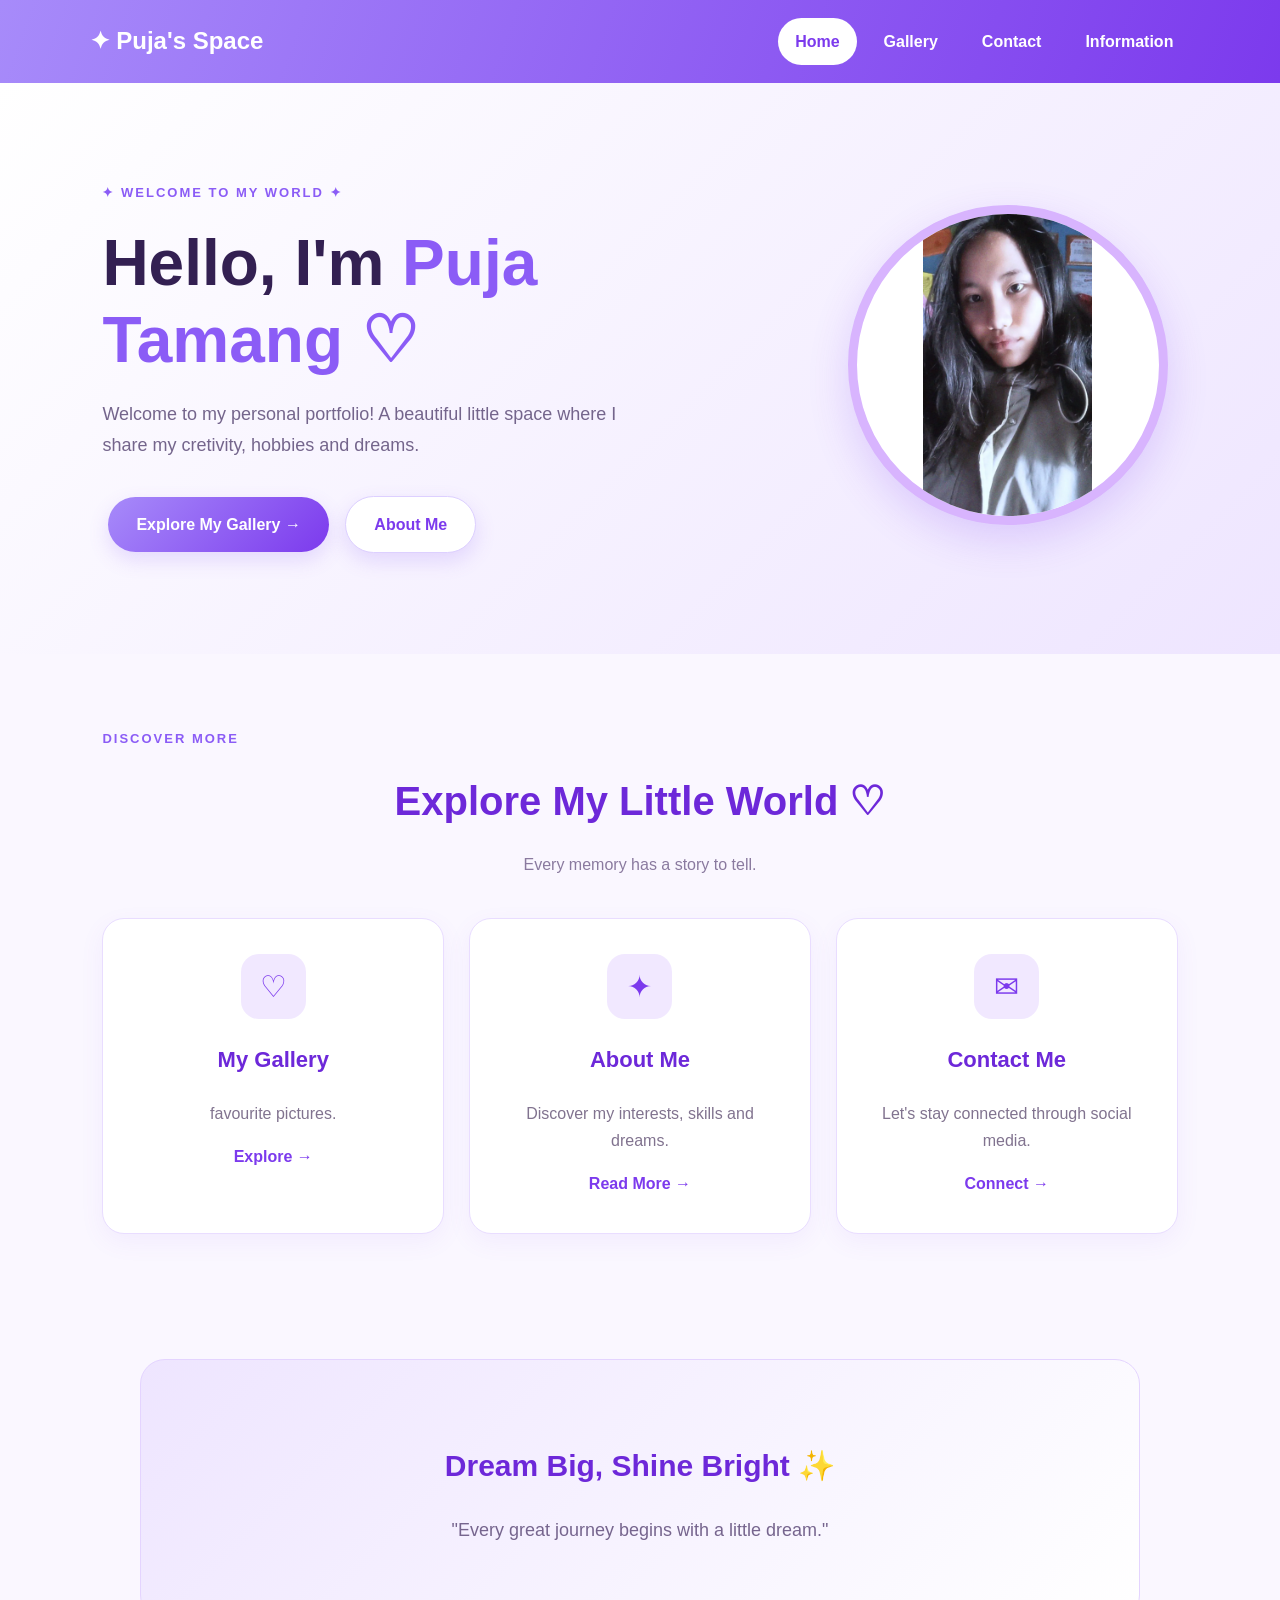
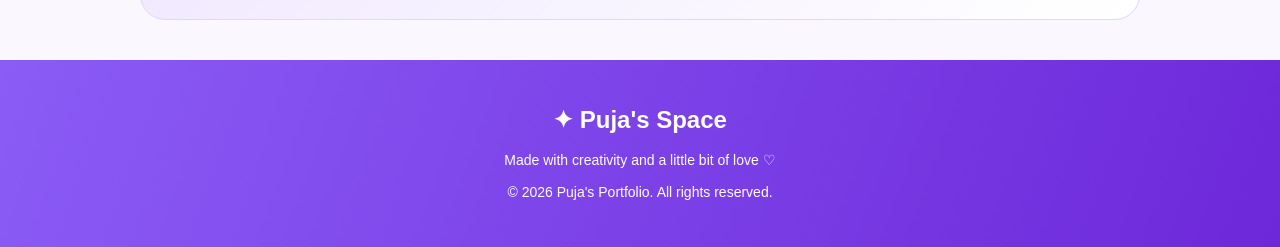
<file: index.html>
<!DOCTYPE html>
<html lang="en">
<head>
    <meta charset="UTF-8">
    <meta name="viewport" content="width=device-width, initial-scale=1.0">
    <title>Home | Puja's Portfolio</title>
    <link rel="stylesheet" href="style.css">
</head>
<body>

<nav class="navbar">
    <a class="logo" href="index.html">✦ Puja's Space</a>
    <div class="nav-links">
        <a class="active" href="index.html">Home</a>
        <a href="gallery.html">Gallery</a>
        <a href="contact.html">Contact</a>
        <a href="information.html">Information</a>
    </div>
</nav>

<main>
    <section class="hero">
        <div class="hero-content">
            <span class="eyebrow">✦ WELCOME TO MY WORLD ✦</span>
            <h1>Hello, I'm <span>Puja Tamang ♡</span></h1>
            <p>
                Welcome to my personal portfolio!
                A beautiful little space where I share
                my cretivity, hobbies and dreams.
            </p>
            <a class="btn" href="gallery.html">
                Explore My Gallery →
            </a>
            <a class="btn btn-light" href="information.html">
                About Me
            </a>
        </div>

        <div class="hero-photo">
            <img src="photo1.jpg" alt="My favourite photo">
        </div>
    </section>

    <section class="section">
        <span class="eyebrow">DISCOVER MORE</span>
        <h2 class="section-title">Explore My Little World ♡</h2>
        <p class="section-subtitle">
            Every memory has a story to tell.
        </p>

        <div class="cards">
            <a class="card" href="gallery.html">
                <div class="card-icon">♡</div>
                <h3>My Gallery</h3>
                <p>favourite pictures.</p>
                <span>Explore →</span>
            </a>

            <a class="card" href="information.html">
                <div class="card-icon">✦</div>
                <h3>About Me</h3>
                <p>Discover my interests, skills and dreams.</p>
                <span>Read More →</span>
            </a>

            <a class="card" href="contact.html">
                <div class="card-icon">✉</div>
                <h3>Contact Me</h3>
                <p>Let's stay connected through social media.</p>
                <span>Connect →</span>
            </a>
        </div>
    </section>

    <section class="quote-box">
        <h2>Dream Big, Shine Bright ✨</h2>
        <p>
            "Every great journey begins with a little dream."
        </p>
    </section>
</main>

<footer>
    <h3>✦ Puja's Space</h3>
    <p>Made with creativity and a little bit of love ♡</p>
    <p>© 2026 Puja's Portfolio. All rights reserved.</p>
</footer>

</body>
</html>
</file>
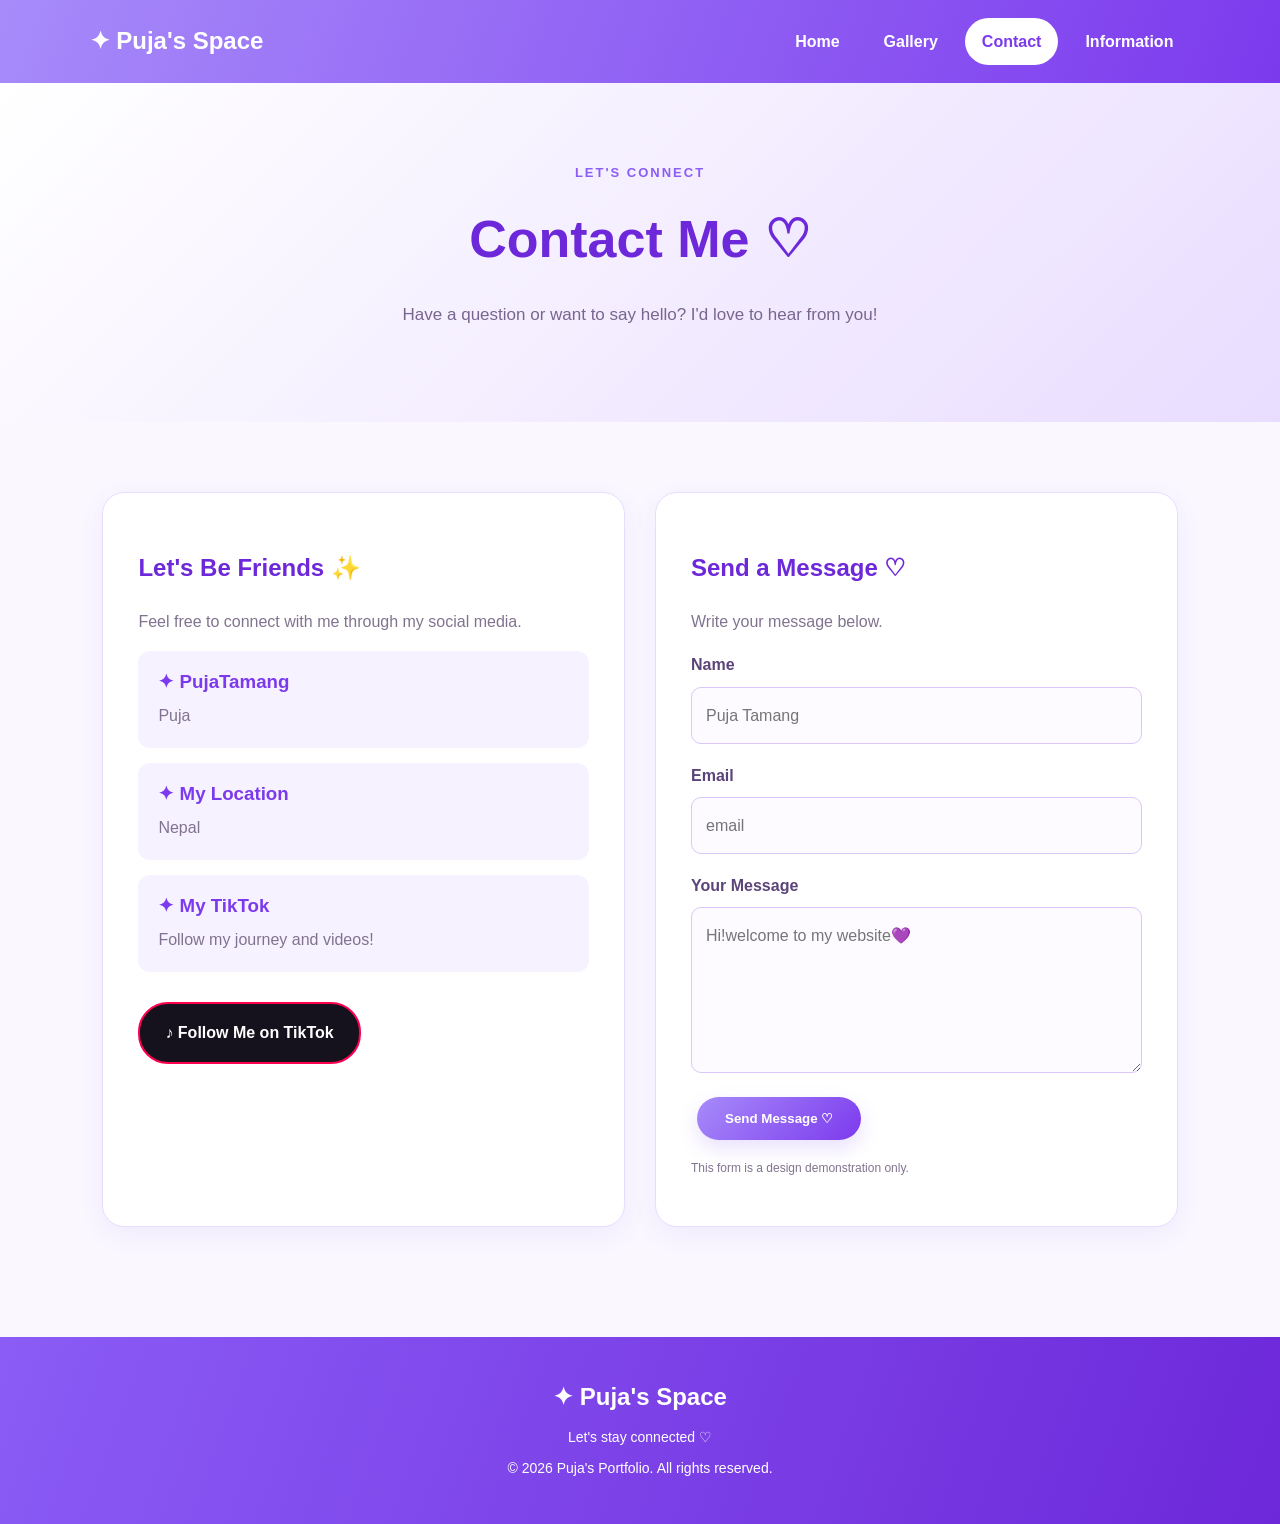
<file: contact.html>
<!DOCTYPE html>
<html lang="en">
<head>
    <meta charset="UTF-8">
    <meta name="viewport" content="width=device-width, initial-scale=1.0">
    <title>Contact | Puja's Portfolio</title>
    <link rel="stylesheet" href="style.css">
</head>
<body>

<nav class="navbar">
    <a class="logo" href="index.html">✦ Puja's Space</a>
    <div class="nav-links">
        <a href="index.html">Home</a>
        <a href="gallery.html">Gallery</a>
        <a class="active" href="contact.html">Contact</a>
        <a href="information.html">Information</a>
    </div>
</nav>

<main>
    <section class="page-header">
        <span class="eyebrow">LET'S CONNECT</span>
        <h1>Contact Me ♡</h1>
        <p>
            Have a question or want to say hello?
            I'd love to hear from you!
        </p>
    </section>

    <section class="section">
        <div class="contact-layout">

            <div class="contact-card">
                <h2>Let's Be Friends ✨</h2>
                <p>
                    Feel free to connect with me
                    through my social media.
                </p>

                <div class="detail">
                    <h3>✦ PujaTamang</h3>
                    <p>Puja</p>
                </div>

                <div class="detail">
                    <h3>✦ My Location</h3>
                    <p>Nepal</p>
                </div>

                <div class="detail">
                    <h3>✦ My TikTok</h3>
                    <p>Follow my journey and videos!</p>
                </div>

                <a class="tiktok-button"
                   href="https://www.tiktok.com/@pujalama03"
                   target="_blank"
                   rel="noopener noreferrer">
                    ♪ Follow Me on TikTok
                </a>
            </div>

            <div class="contact-card">
                <h2>Send a Message ♡</h2>
                <p>Write your message below.</p>

                <form>
                    <label for="name">Name</label>
                    <input type="text" id="name"
                           placeholder="Puja Tamang"
                           required>

                    <label for="email">Email</label>
                    <input type="email" id="email"
                           placeholder="email"
                           required>

                    <label for="message">Your Message</label>
                    <textarea id="message" rows="5"
                              placeholder="Hi!welcome to my website💜"
                              required></textarea>

                    <button type="button" class="btn">
                        Send Message ♡
                    </button>
                </form>

                <p class="form-note">
                    This form is a design demonstration only.
                </p>
            </div>
        </div>
    </section>
</main>

<footer>
    <h3>✦ Puja's Space</h3>
    <p>Let's stay connected ♡</p>
    <p>© 2026 Puja's Portfolio. All rights reserved.</p>
</footer>

</body>
</html>
</file>
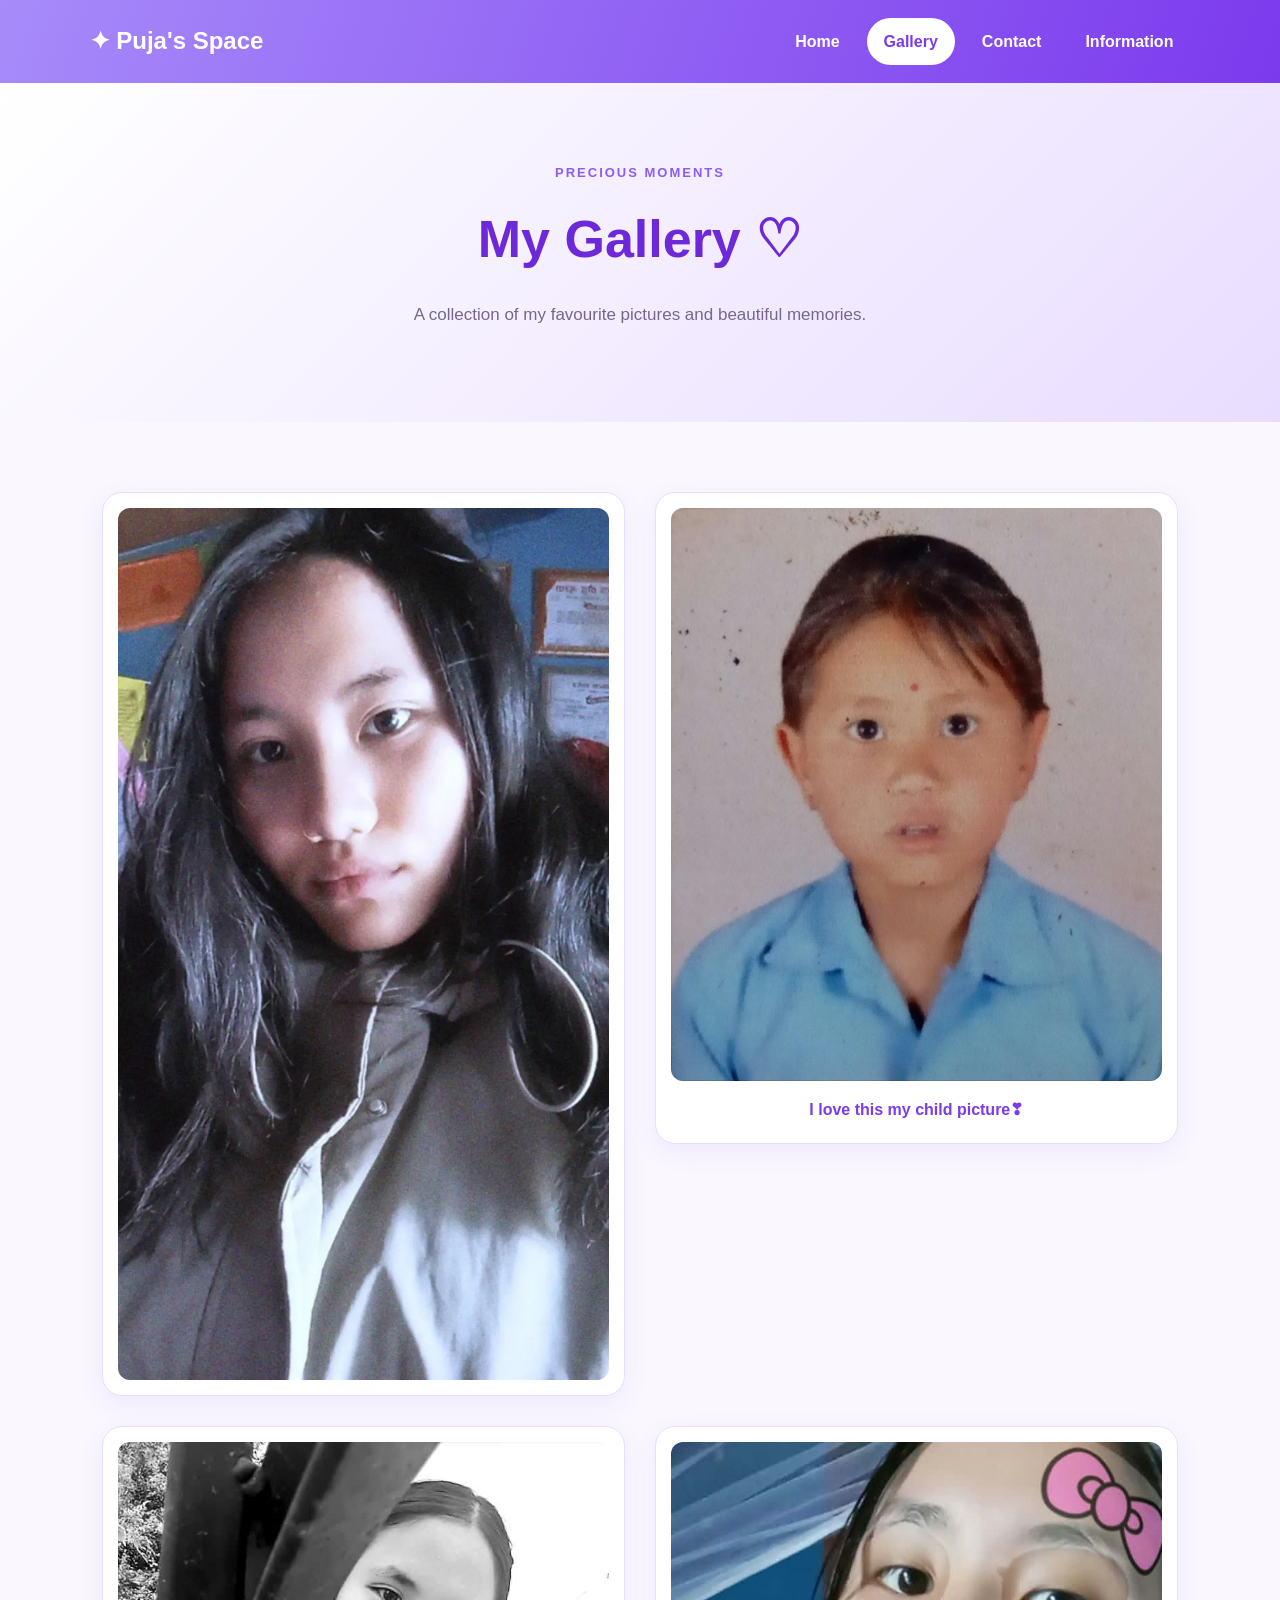
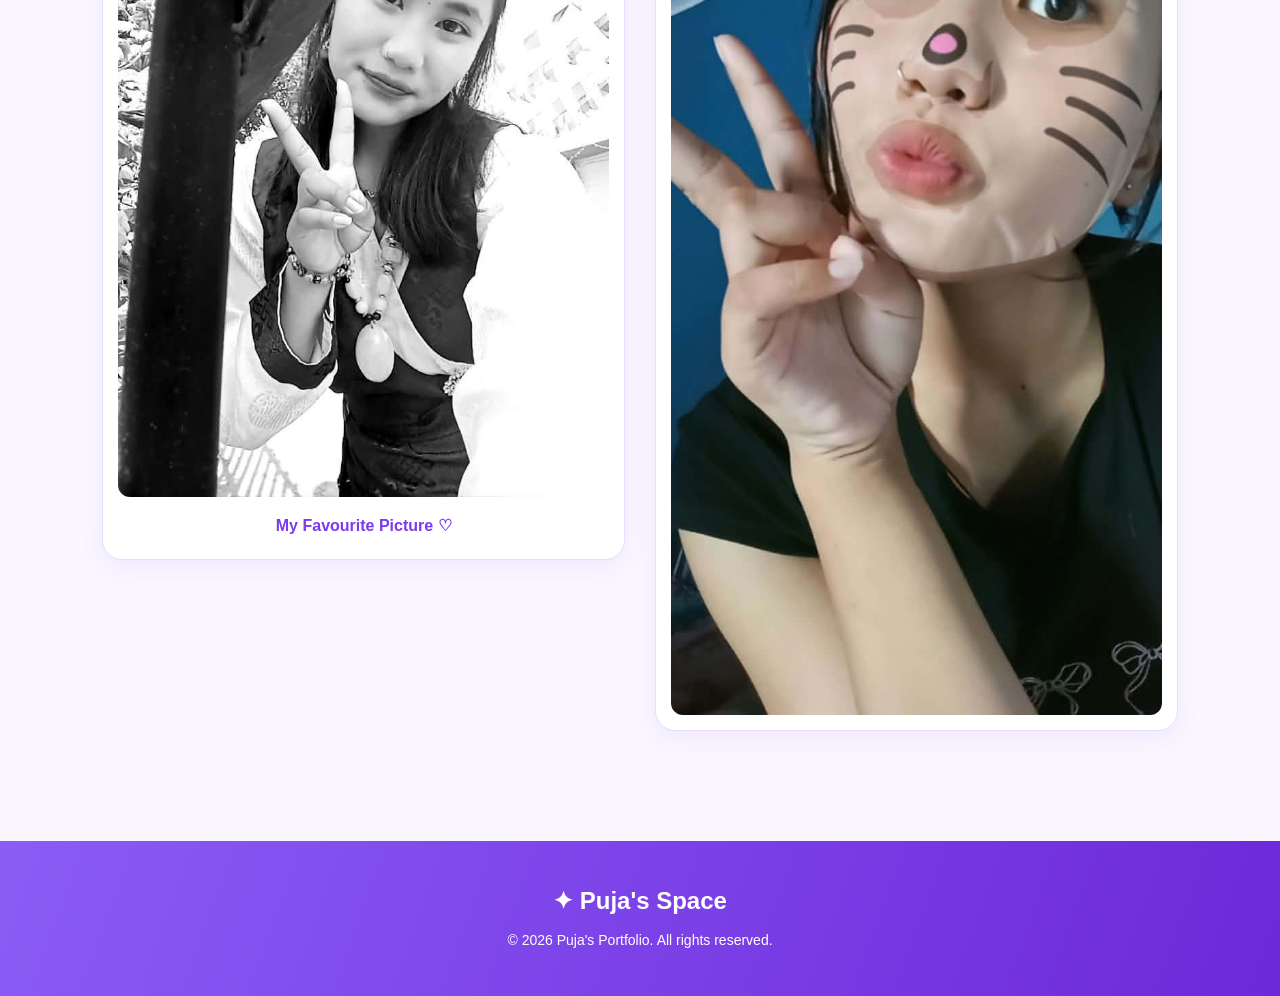
<file: gallery.html>
<!DOCTYPE html>
<html lang="en">
<head>
    <meta charset="UTF-8">
    <meta name="viewport" content="width=device-width, initial-scale=1.0">
    <title>Gallery | Puja's Portfolio</title>
    <link rel="stylesheet" href="style.css">
</head>
<body>

<nav class="navbar">
    <a class="logo" href="index.html">✦ Puja's Space</a>
    <div class="nav-links">
        <a href="index.html">Home</a>
        <a class="active" href="gallery.html">Gallery</a>
        <a href="contact.html">Contact</a>
        <a href="information.html">Information</a>
    </div>
</nav>

<main>
    <section class="page-header">
        <span class="eyebrow">PRECIOUS MOMENTS</span>
        <h1>My Gallery ♡</h1>
        <p>
            A collection of my favourite pictures
            and beautiful memories.
        </p>
    </section>

    <section class="section">
        <div class="gallery">
            <div class="photo-card">
                <img src="photo1.jpg" alt="My first photo">
            </div>

            <div class="photo-card">
                <img src="photo2.jpg" alt="My second photo">
                <p>I love this my child picture❣</p>
            </div>

            <div class="photo-card">
                <img src="photo3.jpg" alt="My third photo">
                <p>My Favourite Picture ♡</p>
            </div>

            <div class="photo-card">
                <img src="photo4.jpg" alt="My fourth photo">
            </div>
        </div>
    </section>
</main>

<footer>
    <h3>✦ Puja's Space</h3>
    <p>© 2026 Puja's Portfolio. All rights reserved.</p>
</footer>

</body>
</html>
</file>
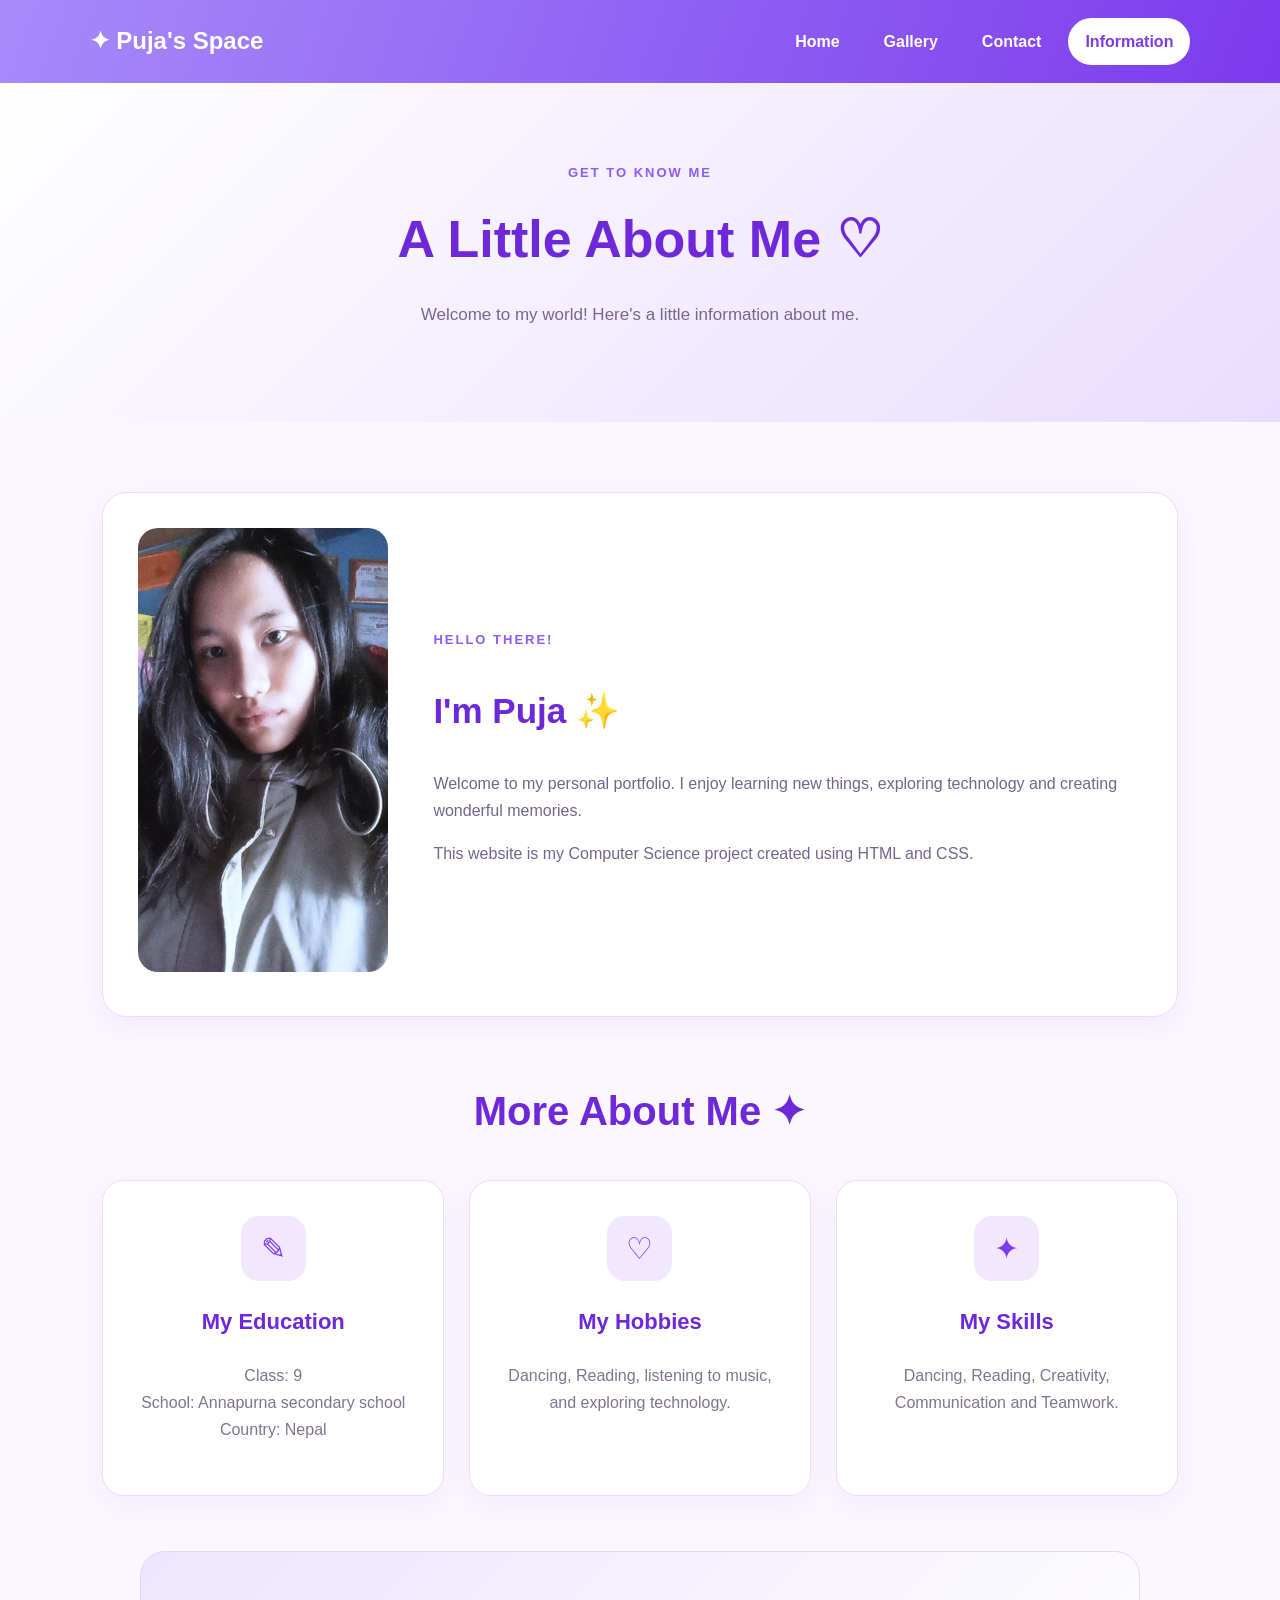
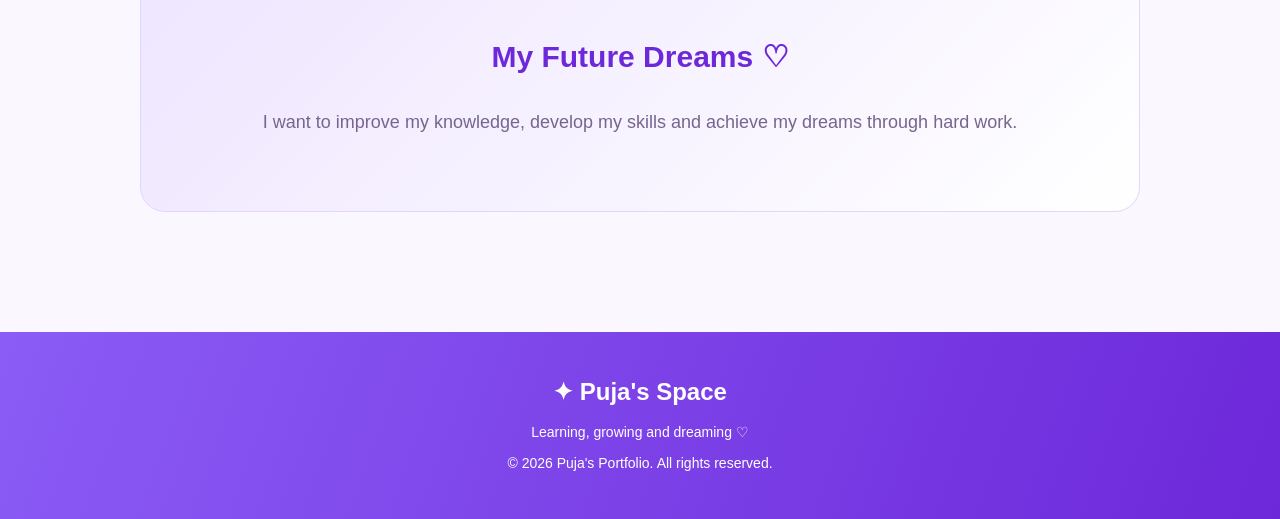
<file: information.html>
<!DOCTYPE html>
<html lang="en">
<head>
    <meta charset="UTF-8">
    <meta name="viewport" content="width=device-width, initial-scale=1.0">
    <title>Information | Puja's Portfolio</title>
    <link rel="stylesheet" href="style.css">
</head>
<body>

<nav class="navbar">
    <a class="logo" href="index.html">✦ Puja's Space</a>
    <div class="nav-links">
        <a href="index.html">Home</a>
        <a href="gallery.html">Gallery</a>
        <a href="contact.html">Contact</a>
        <a class="active" href="information.html">
            Information
        </a>
    </div>
</nav>

<main>
    <section class="page-header">
        <span class="eyebrow">GET TO KNOW ME</span>
        <h1>A Little About Me ♡</h1>
        <p>
            Welcome to my world!
            Here's a little information about me.
        </p>
    </section>

    <section class="section">
        <div class="about-card">
            <div class="about-photo">
                <img src="photo1.jpg" alt="My photo">
            </div>

            <div class="about-text">
                <span class="eyebrow">HELLO THERE!</span>
                <h2>I'm Puja ✨</h2>
                <p>
                    Welcome to my personal portfolio.
                    I enjoy learning new things,
                    exploring technology and creating
                    wonderful memories.
                </p>
                <p>
                    This website is my Computer Science
                    project created using HTML and CSS.
                </p>
            </div>
        </div>

        <h2 class="section-title">More About Me ✦</h2>

        <div class="cards">
            <div class="card">
                <div class="card-icon">✎</div>
                <h3>My Education</h3>
                <p>
                    Class: 9<br>
                    School: Annapurna secondary school<br>
                    Country: Nepal
                </p>
            </div>

            <div class="card">
                <div class="card-icon">♡</div>
                <h3>My Hobbies</h3>
                <p>
                    Dancing, Reading, listening to music,
                     and exploring technology.
                </p>
            </div>

            <div class="card">
                <div class="card-icon">✦</div>
                <h3>My Skills</h3>
                <p>
                    Dancing, Reading, Creativity,
                    Communication and Teamwork.
                </p>
            </div>
        </div>

        <div class="quote-box">
            <h2>My Future Dreams ♡</h2>
            <p>
                I want to improve my knowledge,
                develop my skills and achieve
                my dreams through hard work.
            </p>
        </div>
    </section>
</main>

<footer>
    <h3>✦ Puja's Space</h3>
    <p>Learning, growing and dreaming ♡</p>
    <p>© 2026 Puja's Portfolio. All rights reserved.</p>
</footer>

</body>
</html>
</file>
<file: style.css>
/* ===== GENERAL STYLE ===== */
* {
    box-sizing: border-box;
}

html {
    scroll-behavior: smooth;
}

body {
    margin: 0;
    font-family: 'Segoe UI', Arial, sans-serif;
    background: #faf7ff;
    color: #35234f;
    line-height: 1.7;
}

a {
    text-decoration: none;
}

img {
    max-width: 100%;
}

/* ===== NAVBAR ===== */
.navbar {
    background: linear-gradient(110deg, #a78bfa, #7c3aed);
    padding: 18px 7%;
    display: flex;
    align-items: center;
    justify-content: space-between;
    gap: 20px;
    box-shadow: 0 5px 20px #7c3aed25;
}

.logo {
    font-size: 24px;
    font-weight: 800;
    color: white;
}

.nav-links {
    display: flex;
    gap: 10px;
    flex-wrap: wrap;
}

.nav-links a {
    color: white;
    padding: 10px 17px;
    border-radius: 30px;
    font-weight: 600;
    transition: 0.3s;
}

.nav-links a:hover,
.nav-links a.active {
    background: white;
    color: #7c3aed;
}

/* ===== HOME HERO ===== */
.hero {
    display: flex;
    align-items: center;
    justify-content: space-between;
    gap: 50px;
    padding: 95px 8%;
    background: linear-gradient(135deg, #ffffff, #eee5ff);
    min-height: 520px;
}

.hero-content {
    flex: 1;
}

.eyebrow {
    color: #8b5cf6;
    font-size: 13px;
    font-weight: 800;
    letter-spacing: 2px;
}

.hero h1 {
    font-size: clamp(38px, 5vw, 64px);
    line-height: 1.2;
    margin: 20px 0;
    color: #332052;
}

.hero h1 span {
    color: #8b5cf6;
}

.hero p {
    font-size: 18px;
    color: #74658c;
    max-width: 540px;
    margin-bottom: 30px;
}

.hero-photo {
    flex: 0 1 340px;
    text-align: center;
}

.hero-photo img {
    width: 320px;
    height: 320px;
    object-fit: contain;
    background: white;
    border: 9px solid #d8b4fe;
    border-radius: 50%;
    box-shadow: 0 15px 40px #7c3aed30;
}

/* ===== BUTTONS ===== */
.btn {
    display: inline-block;
    background: linear-gradient(135deg, #a78bfa, #7c3aed);
    color: white;
    padding: 14px 28px;
    border-radius: 30px;
    font-weight: 700;
    border: none;
    cursor: pointer;
    margin: 6px;
    box-shadow: 0 8px 20px #8b5cf630;
    transition: 0.3s;
}

.btn:hover {
    transform: translateY(-3px);
    box-shadow: 0 12px 25px #8b5cf650;
}

.btn-light {
    background: white;
    color: #7c3aed;
    border: 1px solid #ddd0ff;
}

/* ===== SECTIONS ===== */
.section {
    padding: 70px 8%;
    max-width: 1400px;
    margin: auto;
}

.section-title {
    text-align: center;
    font-size: clamp(28px, 4vw, 40px);
    color: #6d28d9;
    margin: 15px 0;
}

.section-subtitle {
    text-align: center;
    color: #8a7a9f;
    margin-bottom: 40px;
}

/* ===== CARDS ===== */
.cards {
    display: grid;
    grid-template-columns: repeat(3, 1fr);
    gap: 25px;
    margin-top: 35px;
}

.card {
    display: block;
    background: white;
    border: 1px solid #e9ddff;
    padding: 35px 25px;
    border-radius: 22px;
    box-shadow: 0 8px 25px #8b5cf612;
    text-align: center;
    color: #44335d;
    transition: 0.3s;
}

.card:hover {
    transform: translateY(-8px);
    box-shadow: 0 15px 35px #8b5cf625;
}

.card-icon {
    width: 65px;
    height: 65px;
    display: grid;
    place-items: center;
    margin: auto;
    background: #f1e8ff;
    color: #7c3aed;
    font-size: 30px;
    border-radius: 18px;
}

.card h3 {
    color: #6d28d9;
    font-size: 22px;
}

.card p {
    color: #81738f;
}

.card span {
    color: #7c3aed;
    font-weight: bold;
}

/* ===== QUOTE BOX ===== */
.quote-box {
    background: linear-gradient(135deg, #eee5ff, #ffffff);
    text-align: center;
    padding: 55px 25px;
    border-radius: 25px;
    margin: 55px auto 10px;
    border: 1px solid #e4d4ff;
    max-width: 1000px;
}

.quote-box h2 {
    color: #6d28d9;
    font-size: 30px;
}

.quote-box p {
    color: #76658e;
    font-size: 18px;
}

/* ===== PAGE HEADER ===== */
.page-header {
    text-align: center;
    background: linear-gradient(135deg, #ffffff, #e9ddff);
    padding: 75px 20px;
}

.page-header h1 {
    font-size: clamp(35px, 5vw, 52px);
    color: #6d28d9;
    margin: 10px 0;
}

.page-header p {
    color: #78668f;
    font-size: 17px;
}

/* ===== GALLERY ===== */
.gallery {
    display: grid;
    grid-template-columns: repeat(2, minmax(0, 1fr));
    gap: 30px;
    align-items: start;
}

.photo-card {
    background: white;
    padding: 15px;
    border: 1px solid #e9ddff;
    border-radius: 20px;
    box-shadow: 0 8px 25px #8b5cf618;
    text-align: center;
    transition: 0.3s;
}

.photo-card:hover {
    transform: translateY(-5px);
}

.gallery img,
.photo-card img {
    display: block;
    width: 100%;
    height: auto;
    object-fit: contain;
    border-radius: 12px;
}

.photo-card p {
    font-weight: 700;
    color: #7c3aed;
    margin: 15px 0 5px;
}

/* ===== ABOUT PAGE ===== */
.about-card {
    display: flex;
    align-items: center;
    gap: 45px;
    padding: 35px;
    background: white;
    border-radius: 25px;
    border: 1px solid #e9ddff;
    margin-bottom: 60px;
    box-shadow: 0 8px 25px #8b5cf615;
}

.about-photo {
    flex: 0 0 250px;
}

.about-photo img {
    width: 100%;
    height: auto;
    border-radius: 20px;
}

.about-text h2 {
    font-size: 35px;
    color: #6d28d9;
}

.about-text p {
    color: #74658c;
}

/* ===== CONTACT PAGE ===== */
.contact-layout {
    display: grid;
    grid-template-columns: 1fr 1fr;
    gap: 30px;
}

.contact-card {
    background: white;
    border: 1px solid #e9ddff;
    border-radius: 22px;
    padding: 35px;
    box-shadow: 0 8px 25px #8b5cf615;
}

.contact-card h2 {
    color: #6d28d9;
}

.contact-card p {
    color: #81738f;
}

.detail {
    background: #f7f2ff;
    padding: 15px 20px;
    margin: 15px 0;
    border-radius: 12px;
}

.detail h3 {
    color: #7c3aed;
    margin: 0;
}

.detail p {
    margin: 4px 0;
}

.contact-card label {
    display: block;
    color: #5b4479;
    font-weight: 600;
    margin-top: 15px;
}

.contact-card input,
.contact-card textarea {
    display: block;
    width: 100%;
    padding: 14px;
    margin: 8px 0 18px;
    border: 1px solid #d9c8f8;
    border-radius: 10px;
    font: inherit;
    background: #fdfbff;
}

.contact-card input:focus,
.contact-card textarea:focus {
    outline: 2px solid #a78bfa;
}

.form-note {
    font-size: 12px;
}

.tiktok-button {
    display: inline-block;
    background: #15121d;
    color: white;
    padding: 15px 25px;
    border-radius: 30px;
    font-weight: 700;
    margin-top: 15px;
    border: 2px solid #ff0050;
    transition: 0.3s;
}

.tiktok-button:hover {
    background: #ff0050;
    transform: translateY(-3px);
}

/* ===== FOOTER ===== */
footer {
    background: linear-gradient(110deg, #8b5cf6, #6d28d9);
    text-align: center;
    padding: 35px 20px;
    color: white;
    margin-top: 40px;
}

footer h3 {
    font-size: 24px;
    margin: 5px;
}

footer p {
    font-size: 14px;
    margin: 8px;
}

/* ===== RESPONSIVE DESIGN ===== */
@media (max-width: 800px) {
    .navbar {
        flex-direction: column;
        text-align: center;
    }

    .nav-links {
        justify-content: center;
    }

    .hero {
        flex-direction: column-reverse;
        text-align: center;
        padding: 55px 6%;
    }

    .hero p {
        margin-left: auto;
        margin-right: auto;
    }

    .hero-photo img {
        width: 240px;
        height: 240px;
    }

    .hero-photo {
        flex: auto;
    }

    .cards {
        grid-template-columns: 1fr;
    }

    .contact-layout {
        grid-template-columns: 1fr;
    }

    .about-card {
        flex-direction: column;
        text-align: center;
    }

    .about-photo {
        flex: auto;
        max-width: 280px;
    }
}

@media (max-width: 600px) {
    .gallery {
        grid-template-columns: 1fr;
    }

    .section {
        padding: 40px 5%;
    }

    .nav-links a {
        padding: 8px 10px;
        font-size: 13px;
    }

    .hero h1 {
        font-size: 38px;
    }

    .contact-card {
        padding: 22px;
    }
}
</file>
